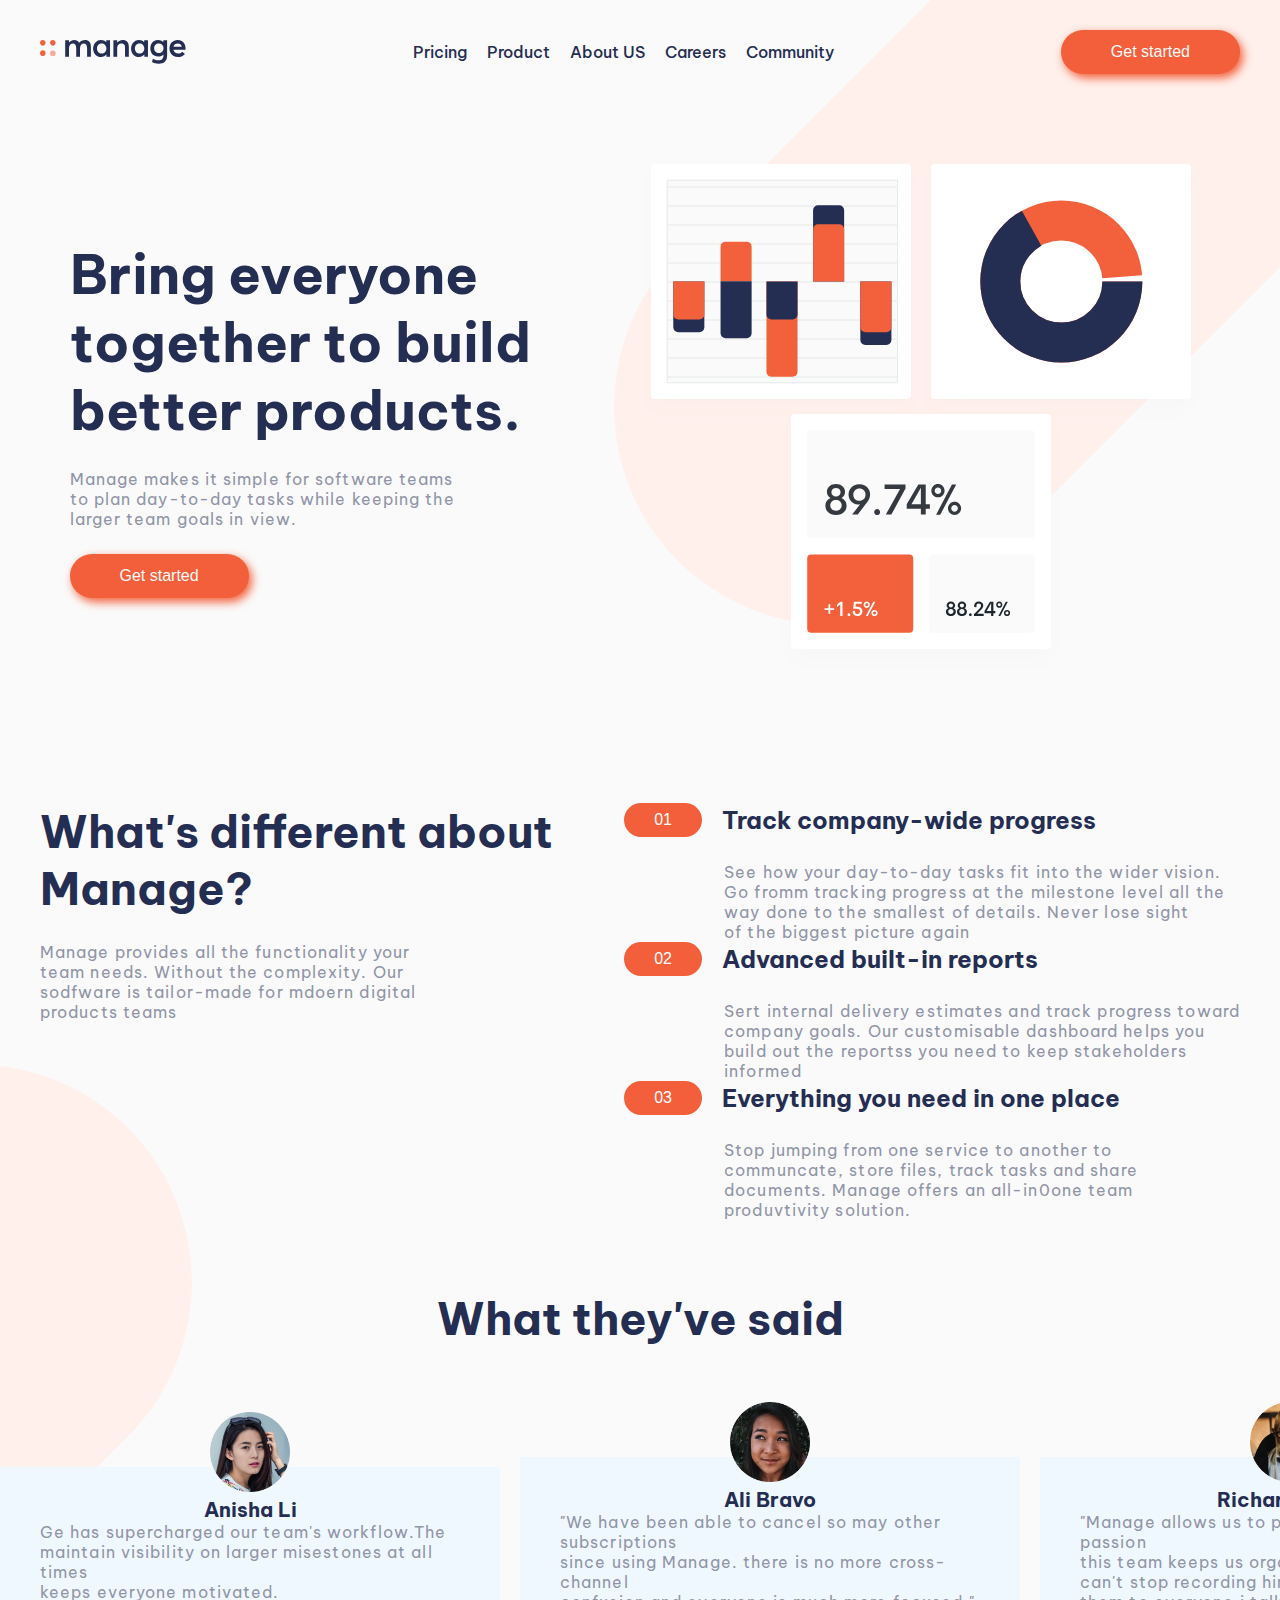
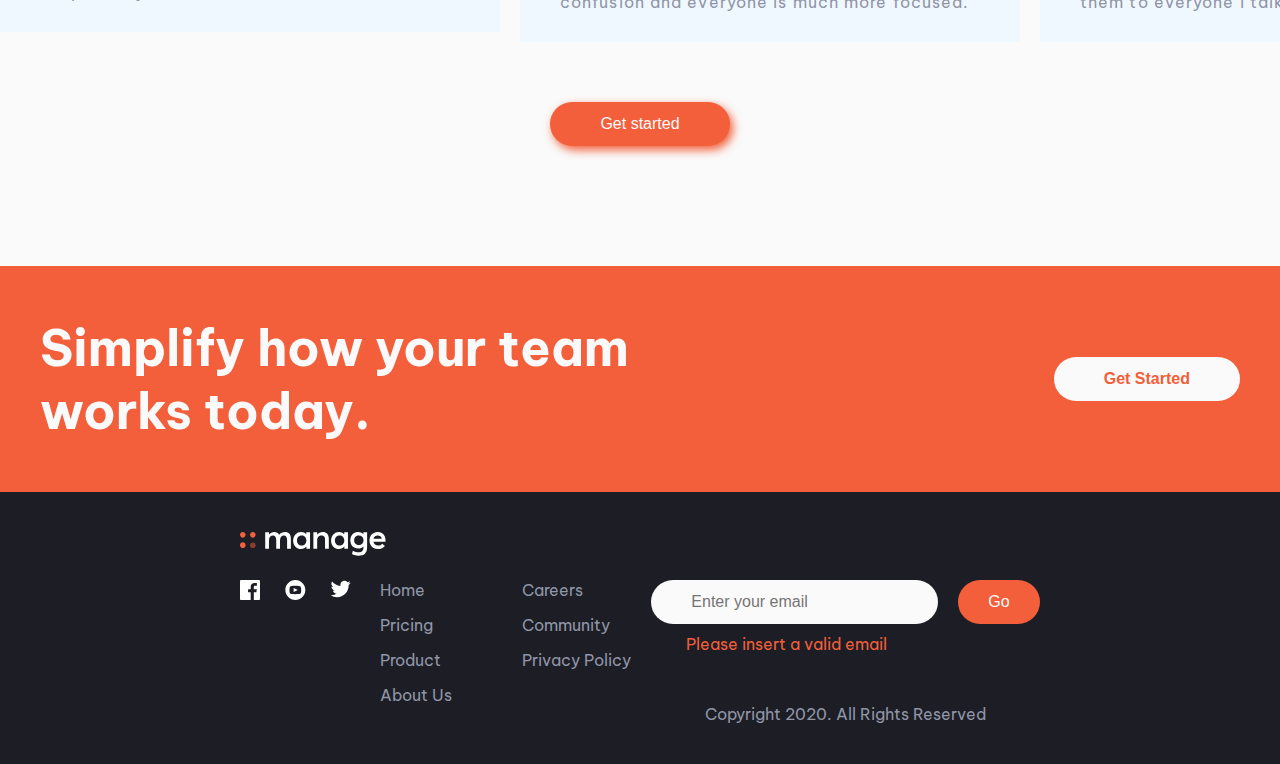
<file: index.html>
<!DOCTYPE html>
<html lang="en">
<head>
  <meta charset="UTF-8">
  <meta name="viewport" content="width=device-width, initial-scale=1.0"> <!-- displays site properly based on user's device -->

  <link rel="icon" type="image/png" sizes="32x32" href="./images/favicon-32x32.png">
  <link rel="preconnect" href="https://fonts.googleapis.com">
  <link rel="preconnect" href="https://fonts.gstatic.com" crossorigin>
  <link href="https://fonts.googleapis.com/css2?family=Be+Vietnam+Pro:ital,wght@0,100;0,200;0,300;0,400;0,500;0,600;0,700;0,800;0,900;1,100;1,200;1,300;1,400;1,500;1,600;1,700;1,800;1,900&display=swap" rel="stylesheet"><title>Manage landing page</title>
  <link rel="stylesheet" href="./static/style.css">
  <title>My first portfoli site</title>

</head>
<body>
  <div id="opacity">

  </div>
  <svg id="Rasm" class="image" xmlns="http://www.w3.org/2000/svg" width="814" height="814"><rect width="436" height="970" x="774" y="-62" fill="#FFF0EC" fill-rule="evenodd" rx="218" transform="rotate(45 718.814 -291.157)"/></svg>

  <div class="wrapper-all">


    <header id="header">
      <div class="wrapper-header">
      
          <svg  xmlns="http://www.w3.org/2000/svg" width="146" height="24"><g fill="none" fill-rule="evenodd"><path fill="#242D52" fill-rule="nonzero" d="M40.014 16.809V8.553c0-1.577.366-2.82 1.098-3.73.733-.91 1.65-1.365 2.75-1.365 2.158 0 3.237 1.577 3.237 4.731v8.62h3.782v-9.58c0-2.415-.5-4.22-1.503-5.417C48.376.615 46.945.017 45.084.017c-1.222 0-2.34.234-3.352.703a6.833 6.833 0 00-2.56 2.043h-.066C38.126.932 36.486.017 34.184.017c-.969 0-1.902.217-2.799.653a6.976 6.976 0 00-2.353 1.878h-.05V.265H25.2v16.527h3.782V8.553c0-1.577.372-2.82 1.115-3.73.743-.91 1.693-1.365 2.849-1.365 2.19 0 3.286 1.577 3.286 4.731v8.62h3.782zm21.101.248c2.246 0 3.997-.827 5.252-2.482h.05v2.217h3.616V.265h-3.782V2.25h-.066C64.93.761 63.23.017 61.082.017a7.76 7.76 0 00-5.681 2.415c-.705.75-1.26 1.66-1.668 2.73a9.589 9.589 0 00-.611 3.44c0 1.258.203 2.416.61 3.475.408 1.059.964 1.952 1.669 2.68a7.348 7.348 0 002.535 1.696 8.325 8.325 0 003.18.604zm.595-3.441c-1.399 0-2.538-.466-3.419-1.398-.88-.932-1.321-2.132-1.321-3.599 0-1.555.454-2.804 1.362-3.747.909-.943 2.04-1.414 3.394-1.414 1.343 0 2.458.493 3.345 1.48.886.988 1.33 2.215 1.33 3.681 0 1.467-.455 2.667-1.363 3.599-.909.932-2.018 1.398-3.328 1.398zm27.112 3.193V7.064c0-2.393-.536-4.166-1.61-5.319C86.14.593 84.655.017 82.762.017a7.373 7.373 0 00-3.056.645 6.958 6.958 0 00-2.477 1.87h-.05V.264h-3.782v16.527h3.782V8.487c0-1.588.388-2.823 1.164-3.706.777-.882 1.814-1.323 3.113-1.323.595 0 1.104.077 1.528.231.424.155.796.406 1.115.753.32.348.556.819.71 1.415.154.595.231 1.323.231 2.183v8.769h3.782zm10.218.248c2.246 0 3.996-.827 5.252-2.482h.05v2.217h3.616V.265h-3.782V2.25h-.066C102.855.761 101.154.017 99.007.017a7.76 7.76 0 00-5.682 2.415c-.704.75-1.26 1.66-1.668 2.73a9.589 9.589 0 00-.61 3.44c0 1.258.203 2.416.61 3.475.408 1.059.964 1.952 1.668 2.68a7.348 7.348 0 002.536 1.696 8.325 8.325 0 003.179.604zm.594-3.441c-1.398 0-2.538-.466-3.418-1.398-.881-.932-1.322-2.132-1.322-3.599 0-1.555.455-2.804 1.363-3.747.908-.943 2.04-1.414 3.394-1.414 1.343 0 2.458.493 3.344 1.48.886.988 1.33 2.215 1.33 3.681 0 1.467-.455 2.667-1.363 3.599-.908.932-2.018 1.398-3.328 1.398zm19.07 10.125c1.2 0 2.274-.14 3.22-.422.947-.281 1.743-.673 2.387-1.175a6.385 6.385 0 001.602-1.844 8.14 8.14 0 00.916-2.383c.188-.86.281-1.803.281-2.829V.265h-3.782v1.737h-.066a7.059 7.059 0 00-2.353-1.49A7.62 7.62 0 00118.142 0c-1.508 0-2.862.358-4.062 1.075-1.2.717-2.134 1.713-2.8 2.987-.666 1.273-.999 2.705-.999 4.293 0 1.61.35 3.038 1.049 4.285.699 1.246 1.66 2.203 2.882 2.87 1.222.667 2.598 1.001 4.129 1.001 2.047 0 3.716-.673 5.004-2.018h.066v1.753c0 1.17-.43 2.14-1.288 2.912-.86.772-2.07 1.158-3.634 1.158-1.068 0-2.006-.132-2.816-.397-.809-.265-1.742-.678-2.799-1.24l-.892 3.341c.925.552 1.966.976 3.122 1.274 1.156.298 2.356.447 3.6.447zm.132-10.72c-1.365 0-2.491-.434-3.377-1.3-.887-.865-1.33-2.026-1.33-3.482 0-1.4.435-2.542 1.305-3.425.87-.882 2.004-1.323 3.402-1.323 1.332 0 2.442.435 3.328 1.307.886.871 1.33 2.002 1.33 3.391 0 1.401-.433 2.556-1.297 3.466-.864.91-1.985 1.365-3.361 1.365zm19.086 4.036c1.542 0 2.899-.281 4.071-.844 1.173-.562 2.133-1.323 2.882-2.283l-2.642-2.266c-1.035 1.301-2.406 1.952-4.113 1.952-1.21 0-2.237-.337-3.08-1.01-.842-.672-1.384-1.593-1.627-2.762h12.024c.066-.397.099-.9.099-1.506 0-1.599-.325-3.027-.975-4.285a7.198 7.198 0 00-2.807-2.961c-1.222-.717-2.632-1.075-4.228-1.075a8.191 8.191 0 00-3.188.62c-.99.414-1.844.99-2.56 1.729-.715.739-1.277 1.638-1.684 2.696-.407 1.06-.611 2.212-.611 3.458 0 1.688.369 3.185 1.106 4.492.738 1.307 1.746 2.308 3.023 3.003 1.277.695 2.714 1.042 4.31 1.042zm3.815-10.274h-8.257c.264-1.059.776-1.878 1.535-2.457.76-.579 1.663-.868 2.709-.868 1.057 0 1.93.298 2.618.893.688.596 1.153 1.406 1.395 2.432z"/><g fill="#F3603C"><path d="M2.786 10.286c1.538 0 2.785 1.279 2.785 2.857C5.571 14.72 4.324 16 2.786 16 1.247 16 0 14.72 0 13.143c0-1.578 1.247-2.857 2.786-2.857zM2.786 0C4.324 0 5.57 1.28 5.57 2.857c0 1.578-1.247 2.857-2.785 2.857C1.247 5.714 0 4.435 0 2.857 0 1.28 1.247 0 2.786 0zm10.028 0C14.353 0 15.6 1.28 15.6 2.857c0 1.578-1.247 2.857-2.786 2.857-1.538 0-2.785-1.279-2.785-2.857C10.029 1.28 11.276 0 12.814 0z"/><ellipse cx="12.814" cy="13.257" opacity=".5" rx="2.786" ry="2.857"/></g></g></svg>        
        <nav id="nav">
          <div class="wrapper-close" id="close-menu">
            <svg id="yop" xmlns="http://www.w3.org/2000/svg" width="21" height="22"><path fill="#242D52" fill-rule="evenodd" d="M17.925.747l2.828 2.828L13.328 11l7.425 7.425-2.828 2.828-7.425-7.425-7.425 7.425-2.828-2.828L7.671 11 .247 3.575 3.075.747 10.5 8.171 17.925.747z"/></svg>
          </div>
          <a href="#" id="linklar" class="links">Pricing</a>
          <a href="#" id="harf" class="links">Product</a>
          <a href="#" id="harf2" class="links">About US</a>
          <a href="#" id="harf3" class="links">Careers</a>
          <a href="#" id="harf4" class="links">Community</a>
        </nav>
        <div class="wrapper-btn">
          <button class="tugma">
            Get started
          </button>
        </div>
        <div class="wrapper-hamburger-line">
          <svg id="menu" xmlns="http://www.w3.org/2000/svg" width="25" height="18"><g fill="#242D52" fill-rule="evenodd"><path d="M0 0h25v4H0zM0 7h25v4H0zM0 14h25v4H0z"/></g></svg>
        </div>


      </div>
    </header>

    <main>
      <div class="wrapper-main">

        <div class="main-left">
          <h1 class="main-sarlavha">
            Bring everyone <br> together to build <br> better products.
          </h1>
          <p class="main-p">
            Manage makes it simple for software teams <br> to plan day-to-day tasks while keeping the <br> larger team goals in view.
          </p>
          <div class="wrapper-main-btn">
            <button class="tugma">
              Get started
            </button>
          </div>
        </div>

        <div class="main-right">
          <img src="./images/illustration-intro.svg" alt="" class="main-img">
        </div>

      </div>
      <section class="second-section">
        <div class="second-left">
          <h2 class="sarlavha-h2">What's different about <br> Manage?</h2>
          <p class="main-p">Manage provides all the functionality your <br> team needs. Without the complexity. Our <br> sodfware is tailor-made for mdoern digital <br> products teams</p>
          <svg class="rasm" xmlns="http://www.w3.org/2000/svg" width="814" height="814"><rect width="436" height="970" x="774" y="-62" fill="#FFF0EC" fill-rule="evenodd" rx="218" transform="rotate(45 718.814 -291.157)"/></svg>

        </div>
        <div class="wrapper-right-second">

          <div class="second-right">
            <div class="wrapper-start">
              <button class="number">01</button>
              <p class="description">Track company-wide progress</p>
            </div>
            <div class="wrapper-matnn">
              <p class="main-p matnn">See how your day-to-day tasks fit into the wider vision. <br> Go fromm tracking progress at the milestone level all the <br> way done to the smallest of details. Never lose sight <br> of the biggest picture again</p>

            </div>
          </div>

          <!--  -->
          <div class="second-right">
            <div class="wrapper-start">
              <button class="number">02</button>
              <p class="description">Advanced built-in reports</p>
            </div>
              <p class="main-p matnn">Sert internal delivery estimates and track progress toward <br> company goals. Our customisable dashboard helps you <br> build out the reportss you need to keep stakeholders <br> informed </p>
          </div>


          <div class="second-right">
            <div class="wrapper-start">
              <button class="number">03</button>
              <p class="description">Everything you need in one place</p>
            </div>
              <p class="main-p matnn">Stop jumping from one service to another to <br> communcate, store files, track tasks and share <br> documents. Manage offers an all-in0one team <br> produvtivity solution.</p>
          </div>

        </div>

      </section>

      <div class="section-footer">
        <div class="wrapper-section-footer">
          <h2 class="sarlavha-h2 h2">What they've said</h2>
          <!-- bu client wrpaper -->
          <div class="wrapper-client">

            <div class="client-1">
              <ul class="wrapper-img">
                <img src="./images/avatar-anisha.png" alt="" class="client-img">
                  <span class="name">Anisha Li</span>
              </ul>
              <p class="main-p textt" >Ge has supercharged our team's workflow.The <br> maintain visibility on larger misestones at all times <br> keeps everyone motivated.</p>

            </div>

            <div class="client-1">
              <ul class="wrapper-img">
                <img src="./images/avatar-ali.png" alt="" class="client-img">
                  <span class="name">Ali Bravo</span>
              </ul>
              <p class="main-p">"We have been able to cancel so may other subscriptions <br> since using Manage. there is no more cross-channel <br> confusion and everyone is much more focused."</p>

            </div>

            <div class="client-1">
              <ul class="wrapper-img">
                <img src="./images/avatar-richard.png" alt="" class="client-img">
                  <span class="name">Richard Watts</span>
              </ul>
              <p class="main-p">"Manage allows us to provide structure and passion <br> this team keeps us organized and focused i can't stop recording him <br>
              them to everyone i talk tol"</p>

            </div>
            <div class="client-1">
              <ul class="wrapper-img">
                <img src="./images/avatar-richard.png" alt="" class="client-img">
                  <span class="name">Richard Watts</span>
              </ul>
              <p class="main-p">"Manage allows us to provide structure and passion <br> this team keeps us organized and focused i can't stop recording him <br>
              them to everyone i talk tol"</p>

            </div>

          

          </div>

          <!--  -->
                  <div class="wrapper-button">
                    <button class="tugma">Get started</button>
                  </div>
        </div>
      </div>

    </main>
    <section class="footer-header">
      <div class="footer-header-wrappper ora">
        <h2 class="footer-sarlavha">Simplify how your team <br> works today.</h2>
        <a href="#" class="wrapper-tugma">
          <button class="tugmaa">Get Started</button>
        </a>
      </div>
    </section>

    <footer>
      <div class="wrapper-footer">
          <div class="footer-left">
            <div class="wrapper-classs">
            <svg class="classs" xmlns="http://www.w3.org/2000/svg" width="146" height="24"><g fill="none" fill-rule="evenodd"><path fill="white" fill-rule="nonzero" d="M40.014 16.809V8.553c0-1.577.366-2.82 1.098-3.73.733-.91 1.65-1.365 2.75-1.365 2.158 0 3.237 1.577 3.237 4.731v8.62h3.782v-9.58c0-2.415-.5-4.22-1.503-5.417C48.376.615 46.945.017 45.084.017c-1.222 0-2.34.234-3.352.703a6.833 6.833 0 00-2.56 2.043h-.066C38.126.932 36.486.017 34.184.017c-.969 0-1.902.217-2.799.653a6.976 6.976 0 00-2.353 1.878h-.05V.265H25.2v16.527h3.782V8.553c0-1.577.372-2.82 1.115-3.73.743-.91 1.693-1.365 2.849-1.365 2.19 0 3.286 1.577 3.286 4.731v8.62h3.782zm21.101.248c2.246 0 3.997-.827 5.252-2.482h.05v2.217h3.616V.265h-3.782V2.25h-.066C64.93.761 63.23.017 61.082.017a7.76 7.76 0 00-5.681 2.415c-.705.75-1.26 1.66-1.668 2.73a9.589 9.589 0 00-.611 3.44c0 1.258.203 2.416.61 3.475.408 1.059.964 1.952 1.669 2.68a7.348 7.348 0 002.535 1.696 8.325 8.325 0 003.18.604zm.595-3.441c-1.399 0-2.538-.466-3.419-1.398-.88-.932-1.321-2.132-1.321-3.599 0-1.555.454-2.804 1.362-3.747.909-.943 2.04-1.414 3.394-1.414 1.343 0 2.458.493 3.345 1.48.886.988 1.33 2.215 1.33 3.681 0 1.467-.455 2.667-1.363 3.599-.909.932-2.018 1.398-3.328 1.398zm27.112 3.193V7.064c0-2.393-.536-4.166-1.61-5.319C86.14.593 84.655.017 82.762.017a7.373 7.373 0 00-3.056.645 6.958 6.958 0 00-2.477 1.87h-.05V.264h-3.782v16.527h3.782V8.487c0-1.588.388-2.823 1.164-3.706.777-.882 1.814-1.323 3.113-1.323.595 0 1.104.077 1.528.231.424.155.796.406 1.115.753.32.348.556.819.71 1.415.154.595.231 1.323.231 2.183v8.769h3.782zm10.218.248c2.246 0 3.996-.827 5.252-2.482h.05v2.217h3.616V.265h-3.782V2.25h-.066C102.855.761 101.154.017 99.007.017a7.76 7.76 0 00-5.682 2.415c-.704.75-1.26 1.66-1.668 2.73a9.589 9.589 0 00-.61 3.44c0 1.258.203 2.416.61 3.475.408 1.059.964 1.952 1.668 2.68a7.348 7.348 0 002.536 1.696 8.325 8.325 0 003.179.604zm.594-3.441c-1.398 0-2.538-.466-3.418-1.398-.881-.932-1.322-2.132-1.322-3.599 0-1.555.455-2.804 1.363-3.747.908-.943 2.04-1.414 3.394-1.414 1.343 0 2.458.493 3.344 1.48.886.988 1.33 2.215 1.33 3.681 0 1.467-.455 2.667-1.363 3.599-.908.932-2.018 1.398-3.328 1.398zm19.07 10.125c1.2 0 2.274-.14 3.22-.422.947-.281 1.743-.673 2.387-1.175a6.385 6.385 0 001.602-1.844 8.14 8.14 0 00.916-2.383c.188-.86.281-1.803.281-2.829V.265h-3.782v1.737h-.066a7.059 7.059 0 00-2.353-1.49A7.62 7.62 0 00118.142 0c-1.508 0-2.862.358-4.062 1.075-1.2.717-2.134 1.713-2.8 2.987-.666 1.273-.999 2.705-.999 4.293 0 1.61.35 3.038 1.049 4.285.699 1.246 1.66 2.203 2.882 2.87 1.222.667 2.598 1.001 4.129 1.001 2.047 0 3.716-.673 5.004-2.018h.066v1.753c0 1.17-.43 2.14-1.288 2.912-.86.772-2.07 1.158-3.634 1.158-1.068 0-2.006-.132-2.816-.397-.809-.265-1.742-.678-2.799-1.24l-.892 3.341c.925.552 1.966.976 3.122 1.274 1.156.298 2.356.447 3.6.447zm.132-10.72c-1.365 0-2.491-.434-3.377-1.3-.887-.865-1.33-2.026-1.33-3.482 0-1.4.435-2.542 1.305-3.425.87-.882 2.004-1.323 3.402-1.323 1.332 0 2.442.435 3.328 1.307.886.871 1.33 2.002 1.33 3.391 0 1.401-.433 2.556-1.297 3.466-.864.91-1.985 1.365-3.361 1.365zm19.086 4.036c1.542 0 2.899-.281 4.071-.844 1.173-.562 2.133-1.323 2.882-2.283l-2.642-2.266c-1.035 1.301-2.406 1.952-4.113 1.952-1.21 0-2.237-.337-3.08-1.01-.842-.672-1.384-1.593-1.627-2.762h12.024c.066-.397.099-.9.099-1.506 0-1.599-.325-3.027-.975-4.285a7.198 7.198 0 00-2.807-2.961c-1.222-.717-2.632-1.075-4.228-1.075a8.191 8.191 0 00-3.188.62c-.99.414-1.844.99-2.56 1.729-.715.739-1.277 1.638-1.684 2.696-.407 1.06-.611 2.212-.611 3.458 0 1.688.369 3.185 1.106 4.492.738 1.307 1.746 2.308 3.023 3.003 1.277.695 2.714 1.042 4.31 1.042zm3.815-10.274h-8.257c.264-1.059.776-1.878 1.535-2.457.76-.579 1.663-.868 2.709-.868 1.057 0 1.93.298 2.618.893.688.596 1.153 1.406 1.395 2.432z"/><g fill="#F3603C"><path d="M2.786 10.286c1.538 0 2.785 1.279 2.785 2.857C5.571 14.72 4.324 16 2.786 16 1.247 16 0 14.72 0 13.143c0-1.578 1.247-2.857 2.786-2.857zM2.786 0C4.324 0 5.57 1.28 5.57 2.857c0 1.578-1.247 2.857-2.785 2.857C1.247 5.714 0 4.435 0 2.857 0 1.28 1.247 0 2.786 0zm10.028 0C14.353 0 15.6 1.28 15.6 2.857c0 1.578-1.247 2.857-2.786 2.857-1.538 0-2.785-1.279-2.785-2.857C10.029 1.28 11.276 0 12.814 0z"/><ellipse cx="12.814" cy="13.257" opacity=".5" rx="2.786" ry="2.857"/></g></g></svg>        
            </div>
            <nav id="footer-nav">
            <div class="wrapper-loogos">
            <svg class="logos" xmlns="http://www.w3.org/2000/svg" width="20" height="20"><path fill="#FFF" d="M18.896 0H1.104C.494 0 0 .494 0 1.104v17.793C0 19.506.494 20 1.104 20h9.58v-7.745H8.076V9.237h2.606V7.01c0-2.583 1.578-3.99 3.883-3.99 1.104 0 2.052.082 2.329.119v2.7h-1.598c-1.254 0-1.496.597-1.496 1.47v1.928h2.989l-.39 3.018h-2.6V20h5.098c.608 0 1.102-.494 1.102-1.104V1.104C20 .494 19.506 0 18.896 0z"/></svg>
            <svg class="logos" xmlns="http://www.w3.org/2000/svg" width="21" height="20"><path fill="#FFF" d="M10.333 0c-5.522 0-10 4.478-10 10 0 5.523 4.478 10 10 10 5.523 0 10-4.477 10-10 0-5.522-4.477-10-10-10zm3.701 14.077c-1.752.12-5.653.12-7.402 0C4.735 13.947 4.514 13.018 4.5 10c.014-3.024.237-3.947 2.132-4.077 1.749-.12 5.651-.12 7.402 0 1.898.13 2.118 1.059 2.133 4.077-.015 3.024-.238 3.947-2.133 4.077zM8.667 8.048l4.097 1.949-4.097 1.955V8.048z"/></svg>
            <svg class="logos" xmlns="http://www.w3.org/2000/svg" width="21" height="18"><path fill="#FFF" d="M20.667 2.797a8.192 8.192 0 01-2.357.646 4.11 4.11 0 001.804-2.27 8.22 8.22 0 01-2.606.996A4.096 4.096 0 0014.513.873c-2.649 0-4.595 2.472-3.997 5.038a11.648 11.648 0 01-8.457-4.287 4.109 4.109 0 001.27 5.478A4.086 4.086 0 011.47 6.59c-.045 1.901 1.317 3.68 3.29 4.075a4.113 4.113 0 01-1.853.07 4.106 4.106 0 003.834 2.85 8.25 8.25 0 01-6.075 1.7 11.616 11.616 0 006.29 1.843c7.618 0 11.922-6.434 11.662-12.205a8.354 8.354 0 002.048-2.124z"/></svg>
            

          </div>
          <div class="wrapper-ul">
            <ul class="footer-links">
              <a href="#" class="footer-link">Home</a>
              <a href="#" class="footer-link">Pricing</a>
              <a href="#" class="footer-link">Product</a>
              <a href="#" class="footer-link">About Us</a>
            </ul>
            <ul class="footer-links">
              <a href="#" class="footer-link">Careers</a>
              <a href="#" class="footer-link">Community</a>
              <a href="#" class="footer-link">Privacy Policy</a>
            </ul>
          </div>


          <div class="wrapper-input">
            <form>
              <label class="email" for="email">
                <input type="email" name="email" class="input" placeholder="Enter your email">
              </label>
              <div class="wrapper-footer-btn">
                <button class="footer-tugma">Go</button>
              </div>
              
            </form>
            
            <span class="footer-span">Please insert a valid email</span>
            <span class="built_by">Copyright 2020. All Rights Reserved</span>
          </div>


      </div>
    </footer>


  </div>

  <script src="./main.js">

  </script>
</body>
</html>
</file>
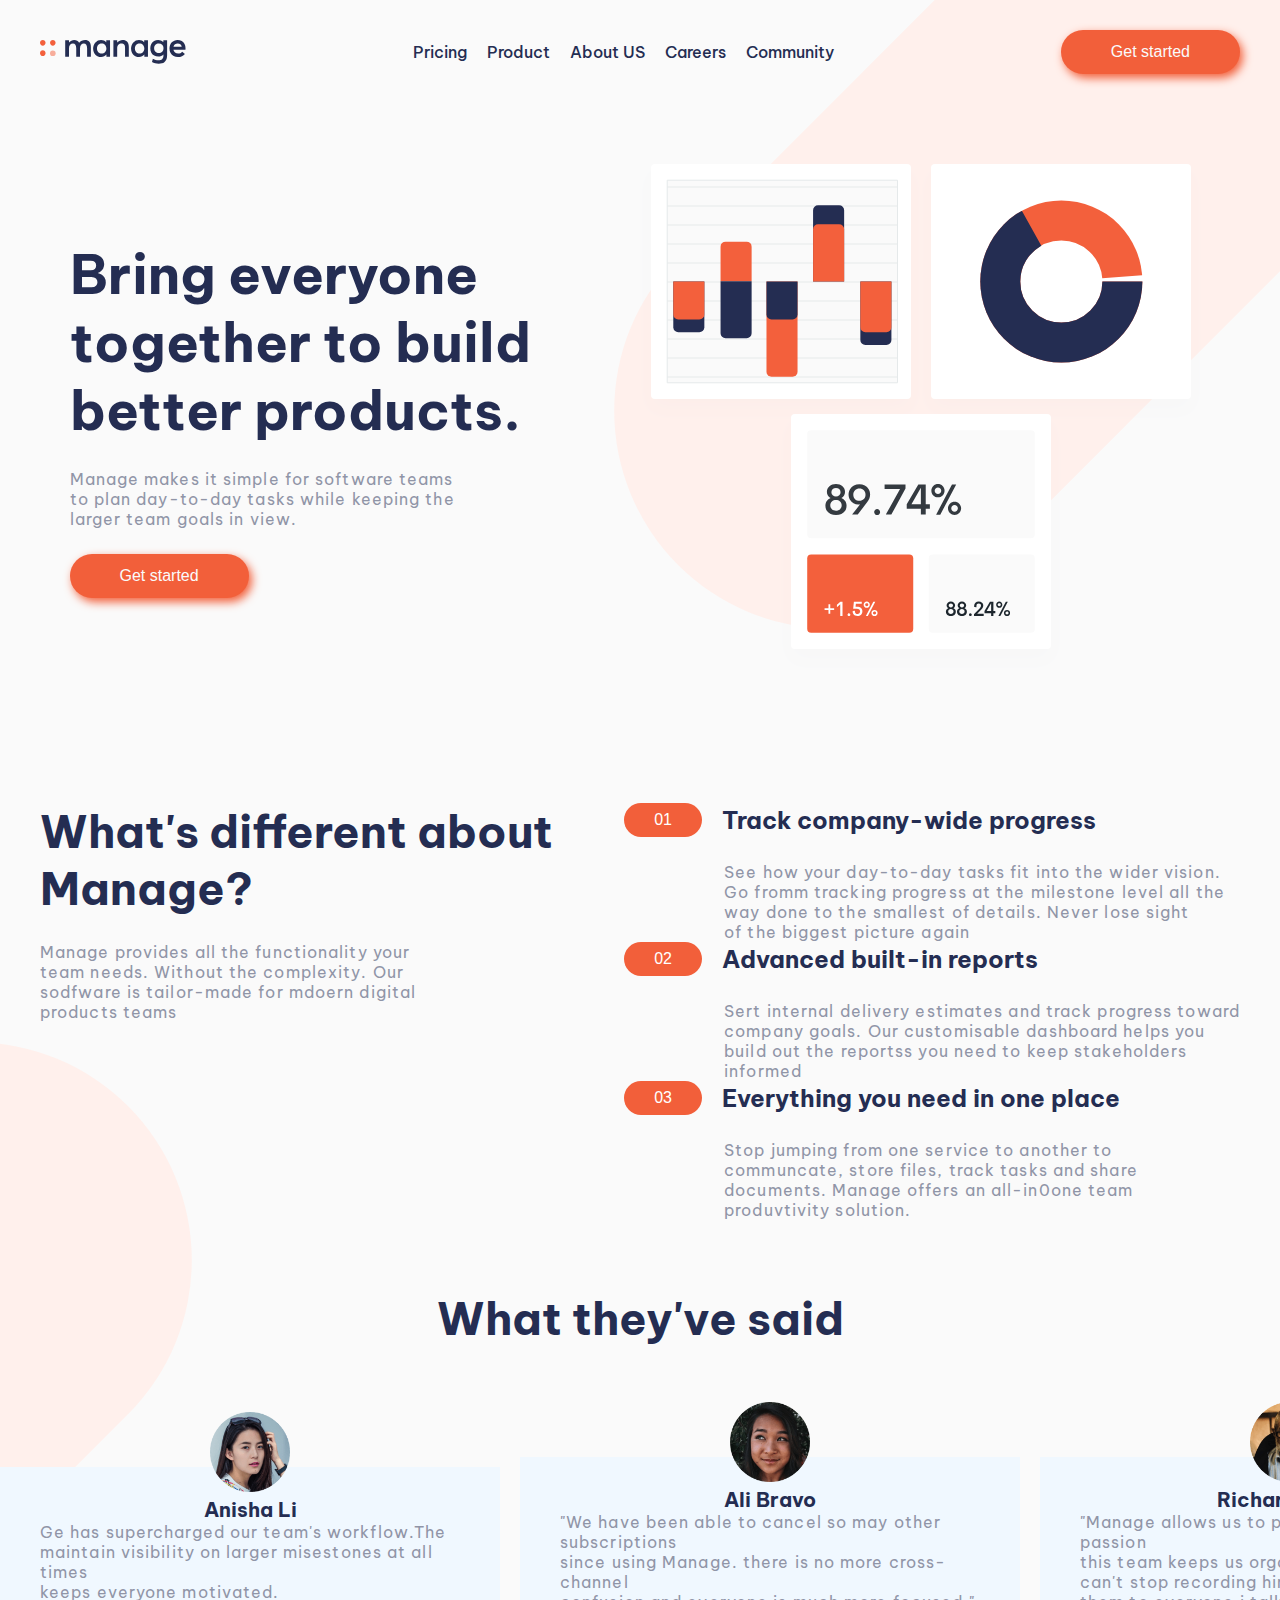
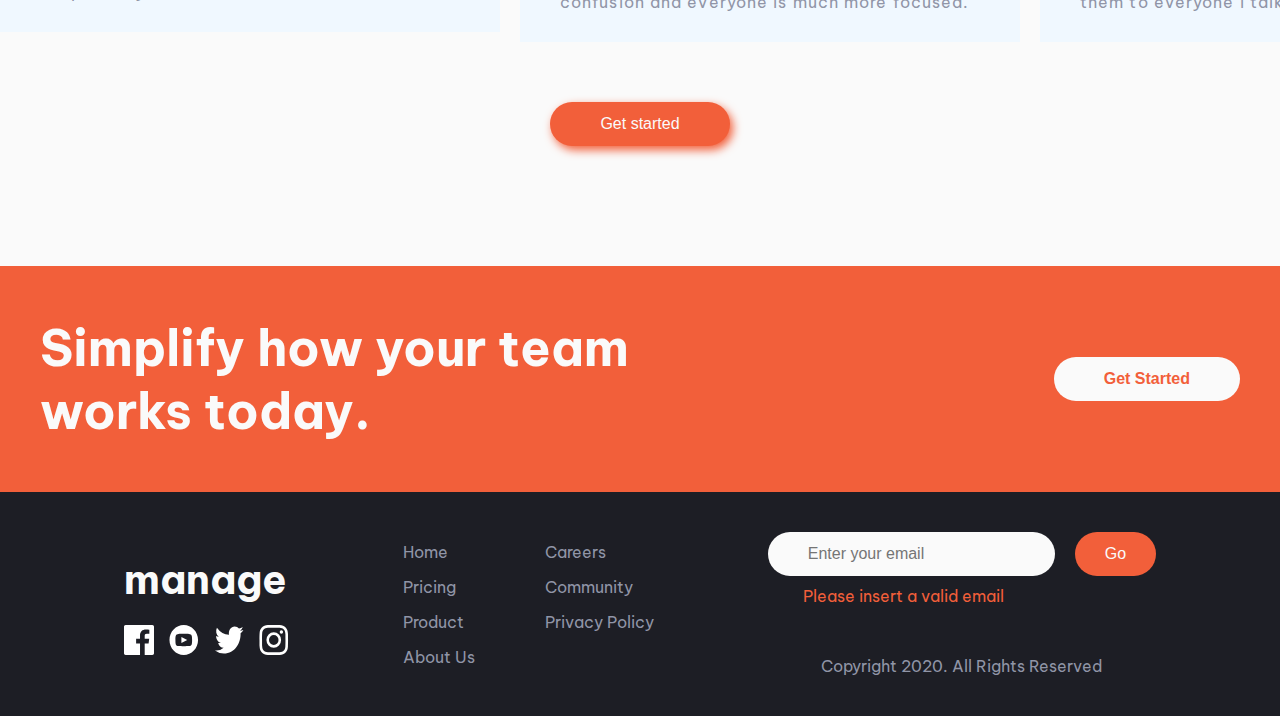
<file: templates/index.html>
<!DOCTYPE html>
<html lang="en">
<head>
  <meta charset="UTF-8">
  <meta name="viewport" content="width=device-width, initial-scale=1.0"> <!-- displays site properly based on user's device -->

  <link rel="icon" type="image/png" sizes="32x32" href="./images/favicon-32x32.png">
  <link rel="preconnect" href="https://fonts.googleapis.com">
  <link rel="preconnect" href="https://fonts.gstatic.com" crossorigin>
  <link href="https://fonts.googleapis.com/css2?family=Be+Vietnam+Pro:ital,wght@0,100;0,200;0,300;0,400;0,500;0,600;0,700;0,800;0,900;1,100;1,200;1,300;1,400;1,500;1,600;1,700;1,800;1,900&display=swap" rel="stylesheet"><title>Manage landing page</title>
  <link rel="stylesheet" href="../static/style.css">
  <title>My first portfoli site</title>

</head>
<body>
  <div id="opacity">

  </div>
  <svg class="image" xmlns="http://www.w3.org/2000/svg" width="814" height="814"><rect width="436" height="970" x="774" y="-62" fill="#FFF0EC" fill-rule="evenodd" rx="218" transform="rotate(45 718.814 -291.157)"/></svg>

  <div class="wrapper-all">


    <header id="header">
      <div class="wrapper-header" id="header">
      
<svg xmlns="http://www.w3.org/2000/svg" width="146" height="24"><g fill="none" fill-rule="evenodd"><path fill="#242D52" fill-rule="nonzero" d="M40.014 16.809V8.553c0-1.577.366-2.82 1.098-3.73.733-.91 1.65-1.365 2.75-1.365 2.158 0 3.237 1.577 3.237 4.731v8.62h3.782v-9.58c0-2.415-.5-4.22-1.503-5.417C48.376.615 46.945.017 45.084.017c-1.222 0-2.34.234-3.352.703a6.833 6.833 0 00-2.56 2.043h-.066C38.126.932 36.486.017 34.184.017c-.969 0-1.902.217-2.799.653a6.976 6.976 0 00-2.353 1.878h-.05V.265H25.2v16.527h3.782V8.553c0-1.577.372-2.82 1.115-3.73.743-.91 1.693-1.365 2.849-1.365 2.19 0 3.286 1.577 3.286 4.731v8.62h3.782zm21.101.248c2.246 0 3.997-.827 5.252-2.482h.05v2.217h3.616V.265h-3.782V2.25h-.066C64.93.761 63.23.017 61.082.017a7.76 7.76 0 00-5.681 2.415c-.705.75-1.26 1.66-1.668 2.73a9.589 9.589 0 00-.611 3.44c0 1.258.203 2.416.61 3.475.408 1.059.964 1.952 1.669 2.68a7.348 7.348 0 002.535 1.696 8.325 8.325 0 003.18.604zm.595-3.441c-1.399 0-2.538-.466-3.419-1.398-.88-.932-1.321-2.132-1.321-3.599 0-1.555.454-2.804 1.362-3.747.909-.943 2.04-1.414 3.394-1.414 1.343 0 2.458.493 3.345 1.48.886.988 1.33 2.215 1.33 3.681 0 1.467-.455 2.667-1.363 3.599-.909.932-2.018 1.398-3.328 1.398zm27.112 3.193V7.064c0-2.393-.536-4.166-1.61-5.319C86.14.593 84.655.017 82.762.017a7.373 7.373 0 00-3.056.645 6.958 6.958 0 00-2.477 1.87h-.05V.264h-3.782v16.527h3.782V8.487c0-1.588.388-2.823 1.164-3.706.777-.882 1.814-1.323 3.113-1.323.595 0 1.104.077 1.528.231.424.155.796.406 1.115.753.32.348.556.819.71 1.415.154.595.231 1.323.231 2.183v8.769h3.782zm10.218.248c2.246 0 3.996-.827 5.252-2.482h.05v2.217h3.616V.265h-3.782V2.25h-.066C102.855.761 101.154.017 99.007.017a7.76 7.76 0 00-5.682 2.415c-.704.75-1.26 1.66-1.668 2.73a9.589 9.589 0 00-.61 3.44c0 1.258.203 2.416.61 3.475.408 1.059.964 1.952 1.668 2.68a7.348 7.348 0 002.536 1.696 8.325 8.325 0 003.179.604zm.594-3.441c-1.398 0-2.538-.466-3.418-1.398-.881-.932-1.322-2.132-1.322-3.599 0-1.555.455-2.804 1.363-3.747.908-.943 2.04-1.414 3.394-1.414 1.343 0 2.458.493 3.344 1.48.886.988 1.33 2.215 1.33 3.681 0 1.467-.455 2.667-1.363 3.599-.908.932-2.018 1.398-3.328 1.398zm19.07 10.125c1.2 0 2.274-.14 3.22-.422.947-.281 1.743-.673 2.387-1.175a6.385 6.385 0 001.602-1.844 8.14 8.14 0 00.916-2.383c.188-.86.281-1.803.281-2.829V.265h-3.782v1.737h-.066a7.059 7.059 0 00-2.353-1.49A7.62 7.62 0 00118.142 0c-1.508 0-2.862.358-4.062 1.075-1.2.717-2.134 1.713-2.8 2.987-.666 1.273-.999 2.705-.999 4.293 0 1.61.35 3.038 1.049 4.285.699 1.246 1.66 2.203 2.882 2.87 1.222.667 2.598 1.001 4.129 1.001 2.047 0 3.716-.673 5.004-2.018h.066v1.753c0 1.17-.43 2.14-1.288 2.912-.86.772-2.07 1.158-3.634 1.158-1.068 0-2.006-.132-2.816-.397-.809-.265-1.742-.678-2.799-1.24l-.892 3.341c.925.552 1.966.976 3.122 1.274 1.156.298 2.356.447 3.6.447zm.132-10.72c-1.365 0-2.491-.434-3.377-1.3-.887-.865-1.33-2.026-1.33-3.482 0-1.4.435-2.542 1.305-3.425.87-.882 2.004-1.323 3.402-1.323 1.332 0 2.442.435 3.328 1.307.886.871 1.33 2.002 1.33 3.391 0 1.401-.433 2.556-1.297 3.466-.864.91-1.985 1.365-3.361 1.365zm19.086 4.036c1.542 0 2.899-.281 4.071-.844 1.173-.562 2.133-1.323 2.882-2.283l-2.642-2.266c-1.035 1.301-2.406 1.952-4.113 1.952-1.21 0-2.237-.337-3.08-1.01-.842-.672-1.384-1.593-1.627-2.762h12.024c.066-.397.099-.9.099-1.506 0-1.599-.325-3.027-.975-4.285a7.198 7.198 0 00-2.807-2.961c-1.222-.717-2.632-1.075-4.228-1.075a8.191 8.191 0 00-3.188.62c-.99.414-1.844.99-2.56 1.729-.715.739-1.277 1.638-1.684 2.696-.407 1.06-.611 2.212-.611 3.458 0 1.688.369 3.185 1.106 4.492.738 1.307 1.746 2.308 3.023 3.003 1.277.695 2.714 1.042 4.31 1.042zm3.815-10.274h-8.257c.264-1.059.776-1.878 1.535-2.457.76-.579 1.663-.868 2.709-.868 1.057 0 1.93.298 2.618.893.688.596 1.153 1.406 1.395 2.432z"/><g fill="#F3603C"><path d="M2.786 10.286c1.538 0 2.785 1.279 2.785 2.857C5.571 14.72 4.324 16 2.786 16 1.247 16 0 14.72 0 13.143c0-1.578 1.247-2.857 2.786-2.857zM2.786 0C4.324 0 5.57 1.28 5.57 2.857c0 1.578-1.247 2.857-2.785 2.857C1.247 5.714 0 4.435 0 2.857 0 1.28 1.247 0 2.786 0zm10.028 0C14.353 0 15.6 1.28 15.6 2.857c0 1.578-1.247 2.857-2.786 2.857-1.538 0-2.785-1.279-2.785-2.857C10.029 1.28 11.276 0 12.814 0z"/><ellipse cx="12.814" cy="13.257" opacity=".5" rx="2.786" ry="2.857"/></g></g></svg>        <nav id="nav">
          <div class="wrapper-close" id="close-menu">
            <svg id="yop" xmlns="http://www.w3.org/2000/svg" width="21" height="22"><path fill="#242D52" fill-rule="evenodd" d="M17.925.747l2.828 2.828L13.328 11l7.425 7.425-2.828 2.828-7.425-7.425-7.425 7.425-2.828-2.828L7.671 11 .247 3.575 3.075.747 10.5 8.171 17.925.747z"/></svg>
          </div>
          <a href="#" id="linklar" class="links">Pricing</a>
          <a href="#" id="harf" class="links">Product</a>
          <a href="#" id="harf2" class="links">About US</a>
          <a href="#" id="harf3" class="links">Careers</a>
          <a href="#" id="harf4" class="links">Community</a>
        </nav>
        <div class="wrapper-btn">
          <button class="tugma">
            Get started
          </button>
        </div>
        <div class="wrapper-hamburger-line">
          <svg id="menu" xmlns="http://www.w3.org/2000/svg" width="25" height="18"><g fill="#242D52" fill-rule="evenodd"><path d="M0 0h25v4H0zM0 7h25v4H0zM0 14h25v4H0z"/></g></svg>
        </div>


      </div>
    </header>

    <main>
      <div class="wrapper-main">

        <div class="main-left">
          <h1 class="main-sarlavha">
            Bring everyone <br> together to build <br> better products.
          </h1>
          <p class="main-p">
            Manage makes it simple for software teams <br> to plan day-to-day tasks while keeping the <br> larger team goals in view.
          </p>
          <div class="wrapper-main-btn">
            <button class="tugma">
              Get started
            </button>
          </div>
        </div>

        <div class="main-right">
          <img src="../images/illustration-intro.svg" alt="" class="main-img">
        </div>

      </div>
      <section class="second-section">
        <div class="second-left">
          <h2 class="sarlavha-h2">What's different about <br> Manage?</h2>
          <p class="main-p">Manage provides all the functionality your <br> team needs. Without the complexity. Our <br> sodfware is tailor-made for mdoern digital <br> products teams</p>
          <svg class="rasm" xmlns="http://www.w3.org/2000/svg" width="814" height="814"><rect width="436" height="970" x="774" y="-62" fill="#FFF0EC" fill-rule="evenodd" rx="218" transform="rotate(45 718.814 -291.157)"/></svg>

        </div>
        <div class="wrapper-right-second">

          <div class="second-right">
            <div class="wrapper-start">
              <button class="number">01</button>
              <p class="description">Track company-wide progress</p>
            </div>
              <p class="main-p matnn">See how your day-to-day tasks fit into the wider vision. <br> Go fromm tracking progress at the milestone level all the <br> way done to the smallest of details. Never lose sight <br> of the biggest picture again</p>
          </div>

          <!--  -->
          <div class="second-right">
            <div class="wrapper-start">
              <button class="number">02</button>
              <p class="description">Advanced built-in reports</p>
            </div>
              <p class="main-p matnn">Sert internal delivery estimates and track progress toward <br> company goals. Our customisable dashboard helps you <br> build out the reportss you need to keep stakeholders <br> informed </p>
          </div>


          <div class="second-right">
            <div class="wrapper-start">
              <button class="number">03</button>
              <p class="description">Everything you need in one place</p>
            </div>
              <p class="main-p matnn">Stop jumping from one service to another to <br> communcate, store files, track tasks and share <br> documents. Manage offers an all-in0one team <br> produvtivity solution.</p>
          </div>

        </div>

      </section>

      <div class="section-footer">
        <div class="wrapper-section-footer">
          <h2 class="sarlavha-h2 h2">What they've said</h2>
          <!-- bu client wrpaper -->
          <div class="wrapper-client">

            <div class="client-1">
              <ul class="wrapper-img">
                <img src="../images/avatar-anisha.png" alt="" class="client-img">
                  <span class="name">Anisha Li</span>
              </ul>
              <p class="main-p">Ge has supercharged our team's workflow.The <br> maintain visibility on larger misestones at all times <br> keeps everyone motivated.</p>

            </div>

            <div class="client-1">
              <ul class="wrapper-img">
                <img src="../images/avatar-ali.png" alt="" class="client-img">
                  <span class="name">Ali Bravo</span>
              </ul>
              <p class="main-p">"We have been able to cancel so may other subscriptions <br> since using Manage. there is no more cross-channel <br> confusion and everyone is much more focused."</p>

            </div>

            <div class="client-1">
              <ul class="wrapper-img">
                <img src="../images/avatar-richard.png" alt="" class="client-img">
                  <span class="name">Richard Watts</span>
              </ul>
              <p class="main-p">"Manage allows us to provide structure and passion <br> this team keeps us organized and focused i can't stop recording him <br>
              them to everyone i talk tol"</p>

            </div>
            <div class="client-1">
              <ul class="wrapper-img">
                <img src="../images/avatar-richard.png" alt="" class="client-img">
                  <span class="name">Richard Watts</span>
              </ul>
              <p class="main-p">"Manage allows us to provide structure and passion <br> this team keeps us organized and focused i can't stop recording him <br>
              them to everyone i talk tol"</p>

            </div>

          

          </div>

          <!--  -->
                  <div class="wrapper-button">
                    <button class="tugma">Get started</button>
                  </div>
        </div>
      </div>

    </main>
    <section class="footer-header">
      <div class="footer-header-wrappper ora">
        <h2 class="footer-sarlavha">Simplify how your team <br> works today.</h2>
        <a href="#" class="wrapper-tugma">
          <button class="tugmaa">Get Started</button>
        </a>
      </div>
    </section>

    <footer>
      <div class="wrapper-footer">
          <div class="footer-left">
            <a href="#" class="logo-footer">manage</a>
            <div class="wrapper-loogos">
              <img src="../images/icon-facebook.svg" alt="" class="logos">
            <img src="../images/icon-youtube.svg" alt="" class="logos">
            <img src="../images/icon-twitter.svg" alt="" class="logos">
            <img src="../images/icon-instagram.svg" alt="" class="logos">
            </div>
            

          </div>
          <div class="wrapper-ul">
            <ul class="footer-links">
              <a href="#" class="footer-link">Home</a>
              <a href="#" class="footer-link">Pricing</a>
              <a href="#" class="footer-link">Product</a>
              <a href="#" class="footer-link">About Us</a>
            </ul>
            <ul class="footer-links">
              <a href="#" class="footer-link">Careers</a>
              <a href="#" class="footer-link">Community</a>
              <a href="#" class="footer-link">Privacy Policy</a>
            </ul>
          </div>


          <div class="wrapper-input">
            <form>
              <label class="email" for="email">
                <input type="email" name="email" class="input" placeholder="Enter your email">
              </label>
              <div class="wrapper-footer-btn">
                <button class="footer-tugma">Go</button>
              </div>
              
            </form>
            
            <span class="footer-span">Please insert a valid email</span>
            <span class="built_by">Copyright 2020. All Rights Reserved</span>
          </div>


      </div>
    </footer>


  </div>

  <script src="../main.js">

  </script>
</body>
</html>
</file>
<file: static/style.css>
*,html{
    margin: 0;
    padding: 0;
    font-size: 16px;
    box-sizing: border-box;
    color: #242d52;
}
body{
    background-color: hsl(0, 0%, 98%);
    position: relative;
    overflow-x: hidden;
    font-family: "Be Vietnam Pro", serif;
}
.image{
    position: absolute;
    left: 48%;
    top: -8%;
}
.logo{
    font-size: 30px;
    color: hsl(228, 39%, 23%);
    text-decoration: none;
    font-weight: 700;
}
.links{
    text-decoration: none;
    color: #242d52;
    font-weight: 500;
}
.tugma{
    padding: 13px 50px;
    background-color: #f25f3a;
    border: none;
    box-shadow: 3px 4px 10px #f25f3a;
    color: #fafafa;
    border-radius: 100px;
}
.tugma:hover{
    cursor: pointer;
    background-color: #f25f3abe;
}
button{
    cursor: pointer;
}
.wrapper-header{
    display: flex;
    justify-content: space-between;
    align-items: center;
    flex-wrap: wrap;
    gap: 30px;
    max-width: 1200px;
    margin-right: auto;
    margin-left: auto;
    padding-top: 30px;
    padding-bottom: 30px;
}
nav{
    display: flex;
    gap: 20px;
}

.wrapper-hamburger-line, .wrapper-close{
    display: none;
}

.main-sarlavha{
    font-size: 54px;
}

.main-left{
    display: flex;
    flex-direction: column;
    gap: 25px;
}
.main-p{
    letter-spacing: 1.1px;
    color: hsl(227, 12%, 61%);
}
.wrapper-main{
    max-width: 1300px;
    margin-right: auto;
    margin-left: auto;
    display: flex;
    justify-content: space-between;
    align-items: center;
    gap: 100px;
    padding-top: 50px;
    padding-bottom: 50px;
    align-items: center;
    justify-content: center;
}
.second-section{
    max-width: 1200px;
    margin-right: auto;
    margin-left: auto;
    display: flex;
    justify-content: space-between;
    gap: 40px;
    padding-top: 70px;
    padding-bottom: 70px;


}
.rasm{
    position: absolute;
    z-index: -1;
    right: 85%;
    top: 45%;
}
.second-left{
    display: flex;
    flex-direction: column;
    gap: 25px;
}
.sarlavha-h2{
    font-size: 45px;
}
.wrapper-start{
    display: flex;
    gap: 20px;
    align-items: center;

}
.number{
    padding: 8px 30px;
    background-color: #f25f3a;
    color: white;
    border: none;
    border-radius: 100px;
}
.description{
    font-weight: bold;
    font-size: 24px;
}
.second-right{
    display: flex;
    flex-direction: column;
    gap: 25px;
}
.matnn{
    margin-left: 100px;
}
.client-img{
    width: 80px;
    position: absolute;
    bottom: 30px;


}
.wrapper-img{
    display: flex;
    flex-direction: column;
    gap: 15px;
    align-items: center;
    justify-content: center;
    position: relative;
    
}
.name{
    font-size: 20px;
    font-weight: bold;

}
.client-1{
    background-color: aliceblue;
    padding: 30px 40px;
    margin-top: 60px;
}
.wrapper-section-footer{
    max-width: 1500px;
    margin-right: auto;
    margin-left: auto;
    padding-bottom: 120px;
}
.wrapper-client{
    display: flex;
    justify-content: space-between;
    align-items: center;
    gap: 30px;
    padding-bottom: 60px;
}
.h2{
    text-align: center;
    margin-bottom: 50px;
}
.wrapper-button{
    display: flex;
    align-items: center;
    justify-content: center;
}
.footer-header-wrappper{
    max-width: 1200px;
    margin-right: auto;
    margin-left: auto;
    display: flex;
    justify-content: space-between;
    align-items: center;
    gap: 30px;
    
}
.footer-header{
    background-color: #f25f3a;
    padding-top: 50px;
    padding-bottom: 50px;
}

.footer-sarlavha{
    font-size: 50px;
    color: #fafafa;
}
.tugmaa{
    padding: 13px 50px;
    color: #f25f3a;
    background-color: #fafafa;
    border-radius: 100px;
    border: none;
}
footer{

    background-color: hsl(233, 12%, 13%);
}
.wrapper-footer{
    max-width: 1200px;
    margin-right: auto;
    margin-left: auto;
    display: flex;
    justify-content: space-evenly;
    align-items: center;
    gap: 30px;
    padding-top: 40px;
    padding-bottom: 40px;
}
.footer-links{
    display: flex;
    flex-direction: column;
    gap: 15px;
}
.footer-link{
    text-decoration: none;
    color: #9095a7;
}

.footer-link:hover{
    color: #f25f3a;
}
.footer-left{
    display: flex;
    flex-direction: column;
    gap: 50px;
}
.logos{
    width: 30px;
}
.wrapper-loogos{
    display: flex;
    flex-direction: row;
    gap: 15px;
}
.logo-footer{
    color: #9095a7;
    text-decoration: none;
}
.input{
    padding: 13px 40px;
    border-radius: 100px;
    border: none;
    color: #f25f3a;
    background-color: #fafafa;
}

.footer-span{
    color: #f25f3a;
    text-align: start;
    margin-left: 35px;
}
form{
    display: flex;
    gap: 20px;
    align-items: center;
}
.wrapper-input{
    display: flex;
    flex-direction: column;
    gap: 10px;
}
.footer-tugma{
    padding: 13px 30px;
    border-radius: 100px;
    color: #fafafa;
    background-color: #f25f3a;
    border: none;
}
.built_by{
    color: #9095a7;
    margin-top: 40px;
    text-align: center;
}
.wrapper-ul{
    display: flex;
    justify-content: space-between;
    gap: 70px;
}
.logos:hover{
    color: #f25f3a;
    cursor: pointer;
    color: transparent;
    background-color: #f25f3a;
}
.logo-footer{
    color: #fafafa;
    font-size: 40px;
    font-weight: bold;
}
.main-img{
    width: 100%;
}
.wrapper-all{
    position: relative;
    overflow: hidden;

}
.wrapper-additions{
    position: absolute;
    left: 50%;
    top: 0px;
    z-index: -1;
}

#opacity{
    width: 100vw;
    height: 100vh;
    background-color: gray;
    opacity: 10%;
    z-index: -3;
    position: fixed;
    display: none;
}
.wrapper-client{
    display: flex;
    gap: 20px;
    width: 100%;
    scroll-snap-type: x mandatory;
    scrollbar-width: thin;
    overflow-x: auto;
    cursor: grab;
    scrollbar-width: none;
    -ms-overflow-style: none; 
}
.client-1{
    min-width: 500px;
    scroll-snap-type: start;
}
.links:hover{
    color: #9095a7;
}
.wrapper-header{
    position: relative;

}
#yop{
    position: absolute;
    left: 90%;
    /* top: -2%; */
    bottom: 90%;
    /* width: 90px; */
}
.footer-left{
    display: flex;
    flex-direction: column;
    gap: 20px;
}

.tugmaa{
    font-weight: bold;
}


@media (max-width: 1440px){

}
@media (max-width: 768px){
    
    #nav{
        display: none;
    }
    
    .wrapper-btn{
        display: none;
    }
    .wrapper-hamburger-line{
        display: block;
    }
    .wrapper-close{
        display: none;
    }
    svg:hover{
        cursor: pointer;
    }
    .wrapper-header{
        max-width: 700px;
        margin-right: auto;
        margin-left: auto;
    }
    .wrapper-main{
        display: flex;
        flex-direction: column-reverse;
        gap: 30px;
    }
    .second-section{
        display: flex;
        flex-direction: column;
        gap: 30px;
        align-items: center;
        justify-content: center;
    }
    .wrapper-right-second{
        padding-top: 50px;
    }
    .wrapper-start{
        background-color: hsl(13, 100%, 96%);
    }
    /* .wrapper-client{
        display: flex;
        flex-direction: column;
        gap: 20px;
    } */
    .footer-header-wrappper{
        display: flex;
        flex-direction: column;
        gap: 30px;
    }
    .wrapper-footer{
        display: flex;
        flex-direction: column-reverse;
        gap: 20px;
    }
    .wrapper-ul{
        display: flex;
        justify-content: space-between;
        gap: 80px;

    }
    .footer-span{
        display: none;
    }
    .wrapper-footer-built{
        display: flex;
        flex-direction: column-reverse;
        gap: 20px;
    }

    #footer-nav{
        display: flex;
        flex-direction: column;
        gap: 20px;
        padding: 10px 20px;
    }

    input{
        font-size: 14px;
        padding: 15px 20px;
    }
    form{
        display: flex;
        flex-direction: column;
        padding-top: 20px;
        gap: 20px;
    }
    .footer-link{
        font-size: 16px;
        text-align: start;
    }
    .wrapper-classs{
        display: flex;
        align-items: center;
        justify-content: center;
    }
    .wrapper-loogos{
        display: flex;
        align-items: center;
        justify-content: center;
    }
    .wrapper-header{
        padding: 30px 10px;
    }
    .client-1{
        padding: 40px 30px;
        text-align: center;
    }
    
    

}

@media (max-width: 500px){
    .wrapper-main{
        max-width: 380px;
        margin-right: auto;
        margin-left: auto;
    }
    .wrapper-header{
        max-width: 400px;
        margin-right: auto;
        margin-left: auto;
    }
    .image{
        display: none;
    }
    .rasmm{
        display: none;
    }
    .main-img{
        width: 100%;
    }
    .sarlavha-h2{
        text-align: center;
        font-size: 28px;
    }
    .main-p{
        text-align: center;
        font-size: 14px;
    }
    .main-sarlavha{
        font-size: 30px;
        text-align: center;
    }
    .footer-sarlavha{
        font-size: 45px;
        text-align: center;
    }
    .wrapper-main-btn{
        display: flex;
        align-items: center;
        justify-content: center;
    }
    .description{
        font-size: 14px;
    }
    .number{
        font-size: 14px;
        padding: 5px 18px;
    }
    .second-right{
        display: flex;
        flex-direction: column;
        gap: 20px;
        align-items: center;
        justify-content: center;
    }
    .wrapper-matnn{
        display: flex;
        align-items: center;
        justify-content: center;
        padding: 10px 20px;
    }
    .matnn{
        margin: 0;
    }
    .h2{
        font-size: 25px;
    }
    .client-1{
        min-width: 340px;
    }
    .footer-sarlavha{
        font-size: 28px;
    }
    .tugmaa{
        font-weight: bold;
    }
    .wrapper-footer{
        display: block;
    }
    

}

@media (max-width: 344px){
    .wrapper-main{
        max-width: 300px;
        margin-right: auto;
        margin-left: auto;
    }
    .wrapper-header{
        max-width: 300px;
        margin-right: auto;
        margin-left: auto;
    }
    .main-img{
        width: 100%;
    }
    .sarlavha-h2{
        text-align: center;
    }
    .main-p{
        text-align: center;
    }
    .image{
        display: none;
    }
    #Rasm{
        display: none;
    }
    .wrapper-footer{
        display: block;
    }
    
}
</file>
